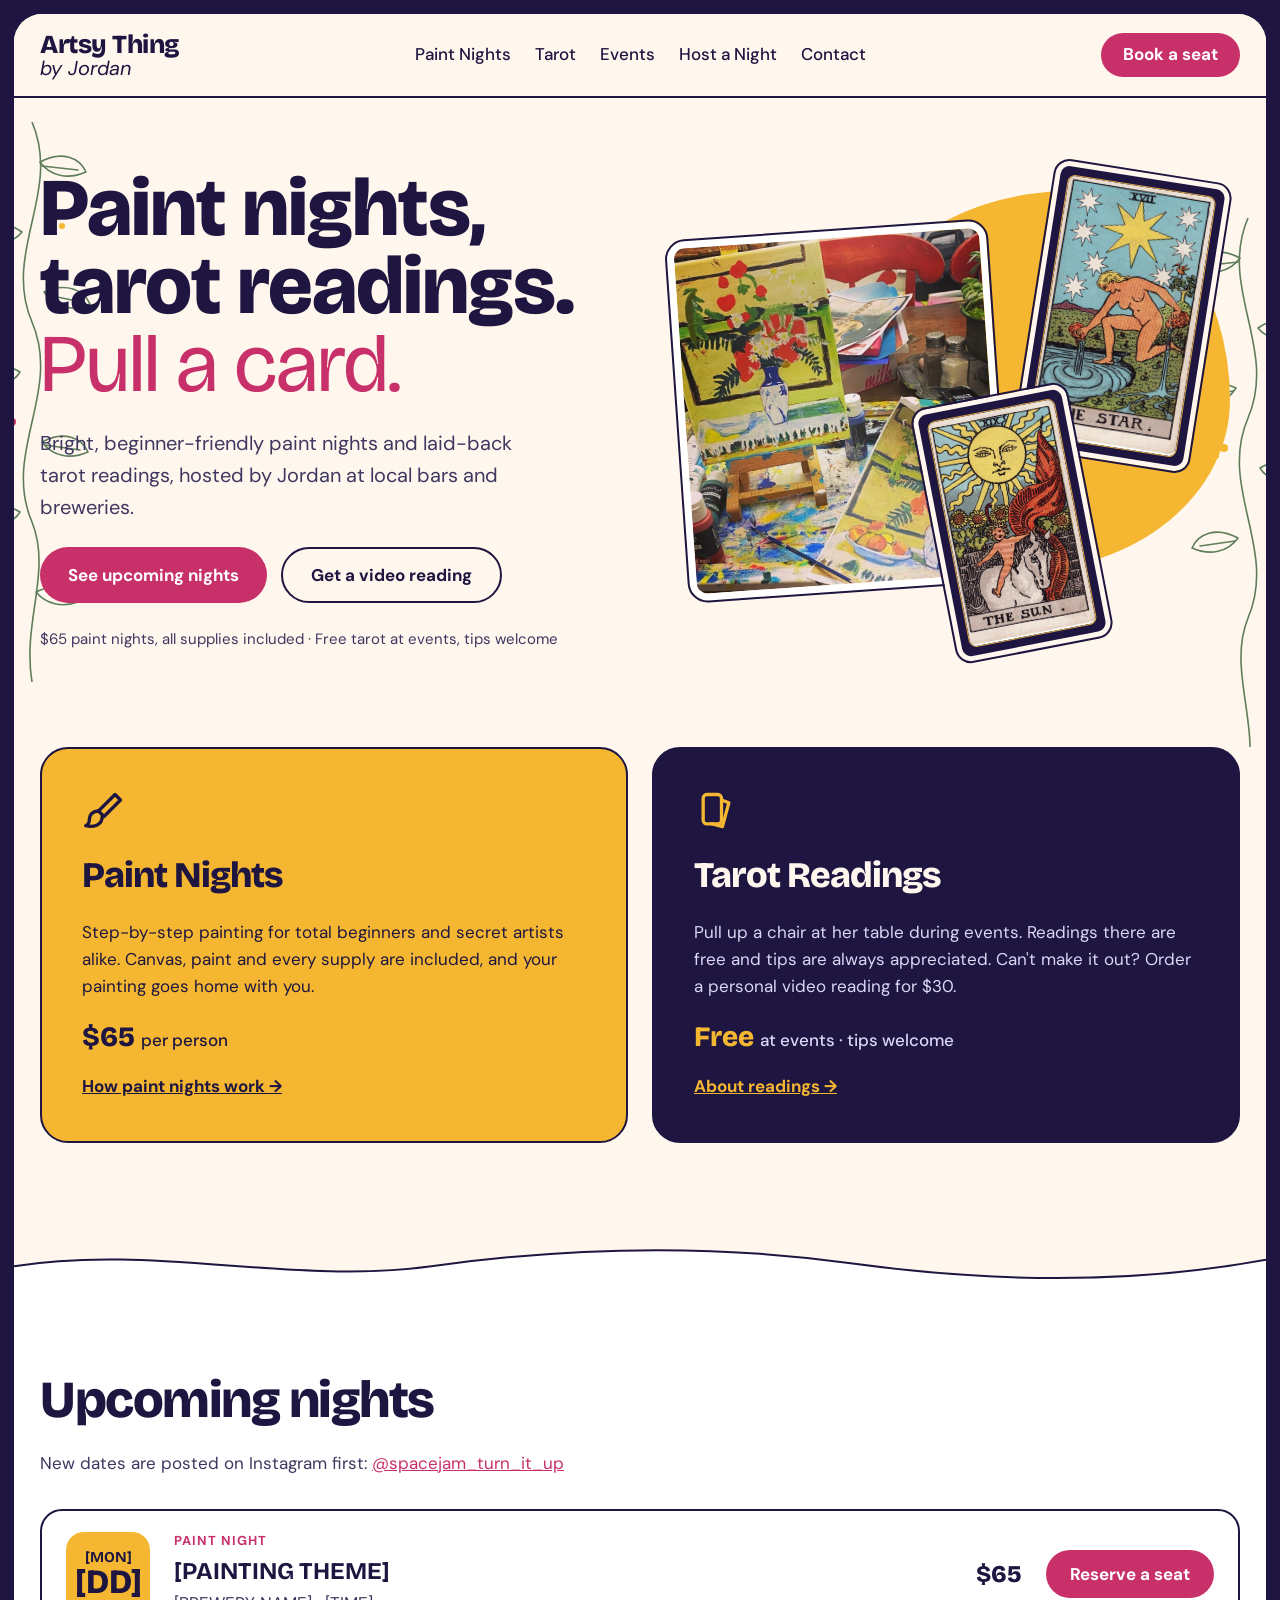
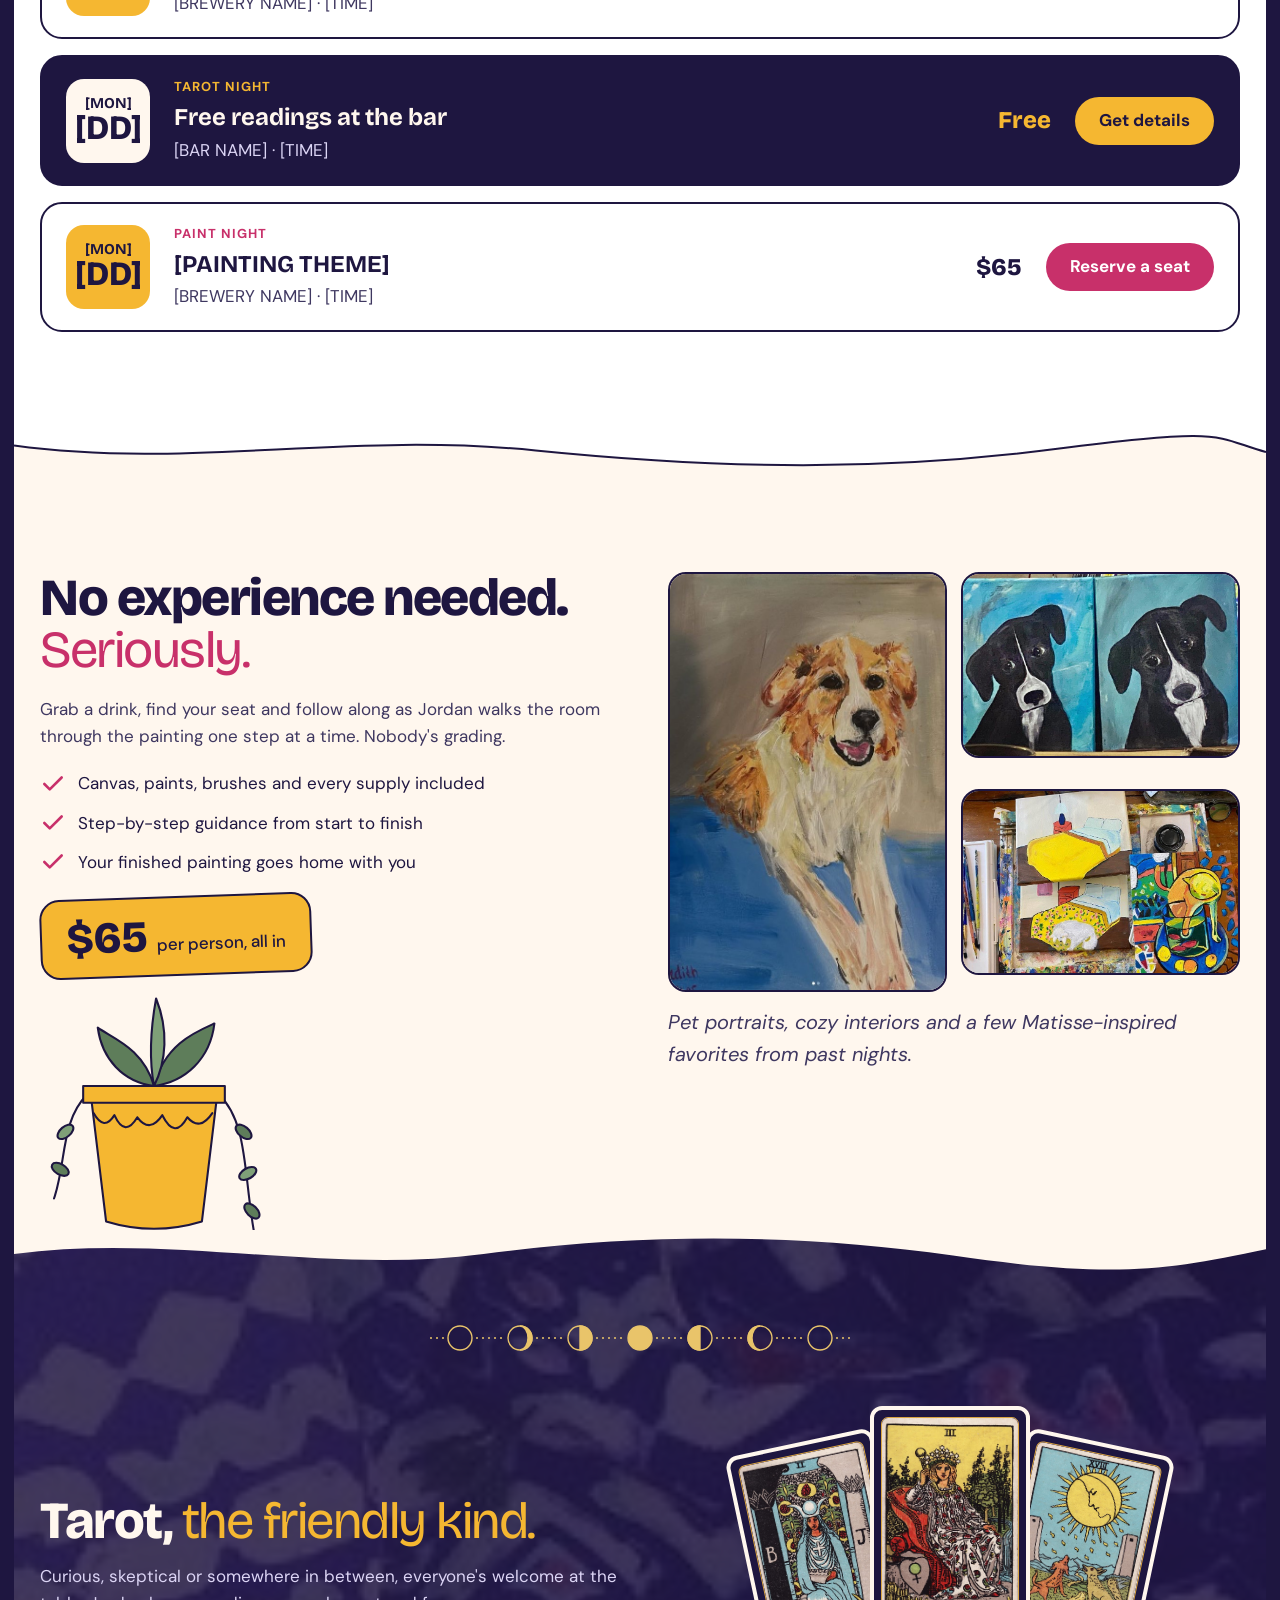
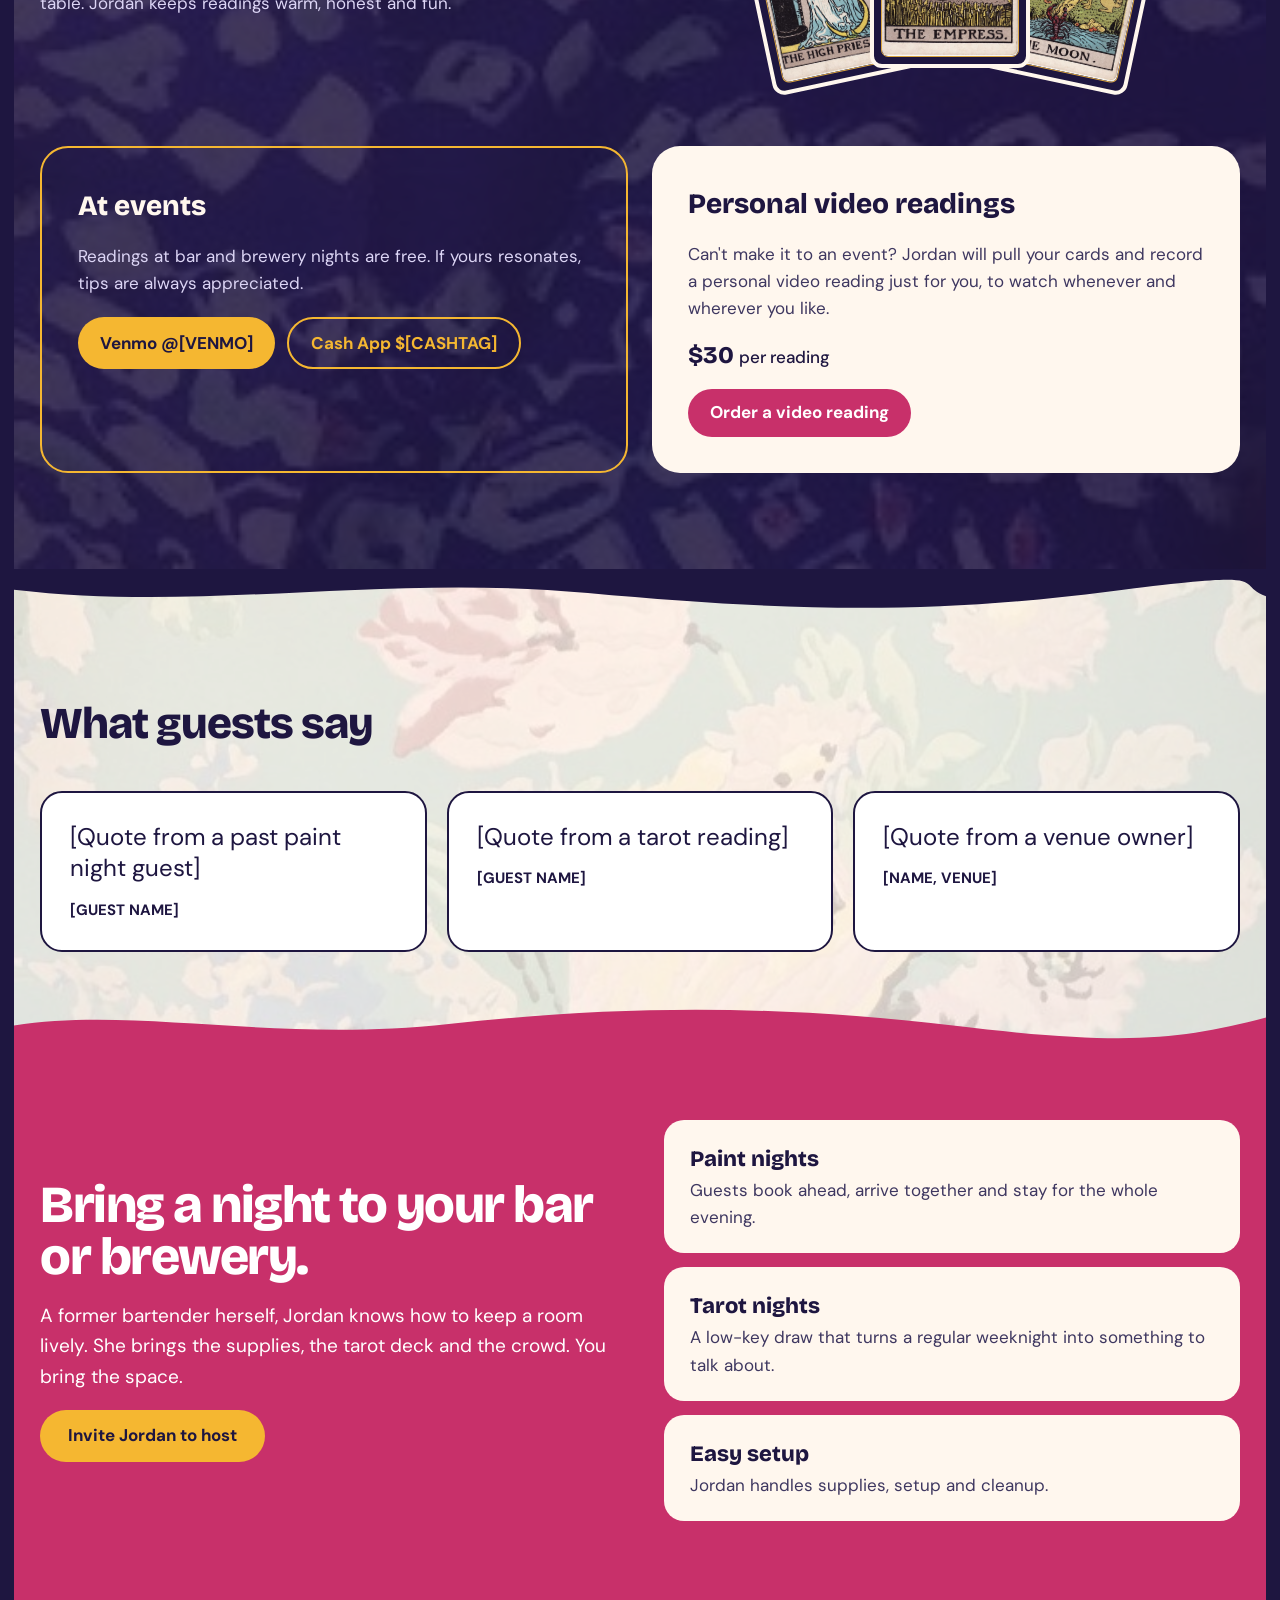
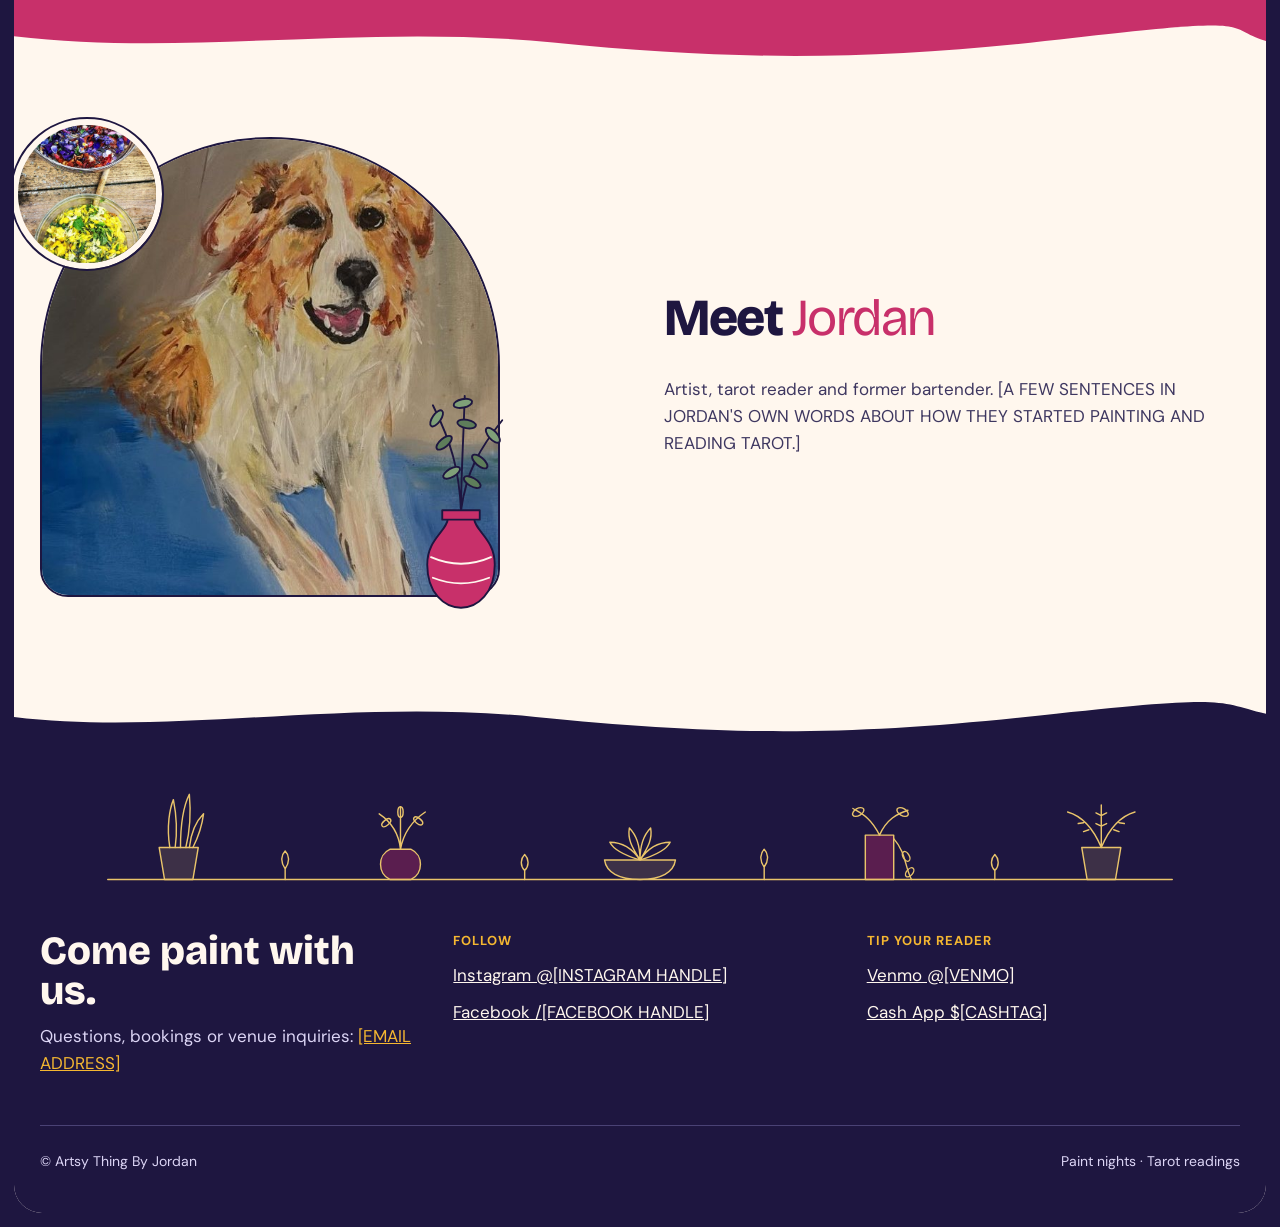
<file: TarotTestWebsite/index.html>
<!doctype html>
<html lang="en">
<head>
<meta charset="utf-8">
<meta name="viewport" content="width=device-width, initial-scale=1">
<title>Artsy Thing By Jordan | Paint nights and tarot readings</title>
<link rel="stylesheet" href="https://fonts.googleapis.com/css2?family=Bricolage+Grotesque:wght@500;700;800&amp;family=DM+Sans:wght@400;500;700&amp;display=swap">
<style>
html{scroll-behavior:smooth}

body{margin:0}
a{color:#C8306A}a:hover{color:#1E1640}
.bg-batik{background-image:url(images/texture-batik.jpg);background-size:cover;background-position:center}
.bg-floral{background-image:url(images/texture-floral.jpg);background-size:cover;background-position:center}
</style>
</head>
<body>
<div style="background: #1E1640; padding: 14px">
<div style="font-family: 'DM Sans', system-ui, sans-serif; color: #1E1640; background: #FFF7EE; font-size: 17px; line-height: 1.6; border-radius: 28px; overflow: hidden">

<header style="padding: 18px 24px; border-bottom: 2px solid #1E1640; background: #FFF7EE">
<div style="max-width: 1200px; margin: 0 auto; display: flex; flex-wrap: wrap; align-items: center; justify-content: space-between; gap: 16px">
<a href="#top" style="text-decoration: none; color: #1E1640; display: flex; flex-direction: column; line-height: 1">
<span style="font-family: 'Bricolage Grotesque', 'Trebuchet MS', sans-serif; font-weight: 800; font-size: 26px; letter-spacing: -0.5px">Artsy Thing</span>
<span style="font-style: italic; font-size: 20px">by Jordan</span>
</a>
<nav style="display: flex; flex-wrap: wrap; gap: 24px; font-weight: 500">
<a href="#paint" style="color: #1E1640; text-decoration: none">Paint Nights</a>
<a href="#tarot" style="color: #1E1640; text-decoration: none">Tarot</a>
<a href="#events" style="color: #1E1640; text-decoration: none">Events</a>
<a href="#host" style="color: #1E1640; text-decoration: none">Host a Night</a>
<a href="#contact" style="color: #1E1640; text-decoration: none">Contact</a>
</nav>
<a href="#events" style="display: inline-flex; align-items: center; min-height: 44px; padding: 0 22px; border-radius: 999px; background: #C8306A; color: #FFFFFF; text-decoration: none; font-weight: 700">Book a seat</a>
</div>
</header>

<section id="top" style="padding: 72px 24px 96px; overflow: hidden; position: relative">
<svg aria-hidden="true" width="110" height="560" viewBox="0 0 110 560" fill="none" stroke="#5E7D5A" stroke-width="1.6" stroke-linecap="round" stroke-linejoin="round" style="position: absolute; left: -22px; top: 24px">
<path d="M40 0C70 70 10 130 40 200C70 270 10 330 40 400C60 450 30 500 40 560"></path>
<path d="M48 40C70 28 88 36 94 50C76 58 58 54 48 40Z"></path><path d="M50 44L86 48"></path>
<path d="M30 110C10 96-6 102-10 116C8 124 22 120 30 110Z"></path>
<path d="M52 170C74 160 92 168 98 182C80 190 62 186 52 170Z"></path><path d="M55 173L90 180"></path>
<path d="M28 250C8 238-6 244-8 258C10 264 22 260 28 250Z"></path>
<path d="M50 320C72 308 90 316 96 330C78 338 60 334 50 320Z"></path><path d="M53 323L88 328"></path>
<path d="M28 390C8 378-6 384-8 398C10 404 22 400 28 390Z"></path>
<path d="M44 470C64 460 80 468 86 480C70 486 54 482 44 470Z"></path>
<circle cx="62" cy="96" r="4" fill="#F5B731" stroke="none"></circle><circle cx="70" cy="104" r="3" fill="#F5B731" stroke="none"></circle><circle cx="20" cy="300" r="4" fill="#C8306A" stroke="none"></circle><circle cx="14" cy="310" r="3" fill="#C8306A" stroke="none"></circle>
</svg>
<svg aria-hidden="true" width="110" height="560" viewBox="0 0 110 560" fill="none" stroke="#5E7D5A" stroke-width="1.6" stroke-linecap="round" stroke-linejoin="round" style="position: absolute; right: -22px; top: 120px; transform: scale(-1, 1)">
<path d="M40 0C70 70 10 130 40 200C70 270 10 330 40 400C60 450 30 500 40 560"></path>
<path d="M48 40C70 28 88 36 94 50C76 58 58 54 48 40Z"></path><path d="M50 44L86 48"></path>
<path d="M30 110C10 96-6 102-10 116C8 124 22 120 30 110Z"></path>
<path d="M52 170C74 160 92 168 98 182C80 190 62 186 52 170Z"></path><path d="M55 173L90 180"></path>
<path d="M28 250C8 238-6 244-8 258C10 264 22 260 28 250Z"></path>
<path d="M50 320C72 308 90 316 96 330C78 338 60 334 50 320Z"></path><path d="M53 323L88 328"></path>
<circle cx="64" cy="230" r="4" fill="#F5B731" stroke="none"></circle><circle cx="72" cy="238" r="3" fill="#F5B731" stroke="none"></circle>
</svg>
<div style="position: relative; max-width: 1200px; margin: 0 auto; display: grid; grid-template-columns: repeat(auto-fit, minmax(320px, 1fr)); gap: 56px; align-items: center">
<div style="display: flex; flex-direction: column; gap: 24px">
<h1 style="margin: 0; font-family: 'Bricolage Grotesque', 'Trebuchet MS', sans-serif; font-weight: 800; font-size: clamp(48px, 6.4vw, 96px); line-height: 0.95; letter-spacing: -1px">Paint nights, tarot readings. <span style="font-weight: 400; color: #C8306A">Pull a card.</span></h1>
<p style="margin: 0; font-size: 20px; max-width: 520px; color: #3E3760">Bright, beginner-friendly paint nights and laid-back tarot readings, hosted by Jordan at local bars and breweries.</p>
<div style="display: flex; flex-wrap: wrap; gap: 14px">
<a href="#events" style="display: inline-flex; align-items: center; min-height: 52px; padding: 0 28px; border-radius: 999px; background: #C8306A; color: #FFFFFF; text-decoration: none; font-weight: 700">See upcoming nights</a>
<a href="#tarot" style="display: inline-flex; align-items: center; min-height: 52px; padding: 0 28px; border-radius: 999px; border: 2px solid #1E1640; color: #1E1640; text-decoration: none; font-weight: 700">Get a video reading</a>
</div>
<p style="margin: 0; font-size: 15px; color: #3E3760">$65 paint nights, all supplies included · Free tarot at events, tips welcome</p>
</div>
<div style="position: relative; height: 480px">
<div style="position: absolute; top: 20px; right: 10px; width: 380px; height: 380px; background: #F5B731; border-radius: 58% 42% 55% 45% / 45% 55% 45% 55%"></div>
<img src="images/art-vase-easel.jpg" alt="Jordan's bright flower-vase painting on a tabletop easel beside its reference print" style="position: absolute; top: 60px; left: 10px; width: 320px; height: 360px; transform: rotate(-4deg); object-fit: cover; border: 7px solid #FFFFFF; outline: 2px solid #1E1640; border-radius: 18px; box-sizing: border-box">
<div style="position: absolute; top: 0; right: 30px; width: 176px; height: 290px; transform: rotate(9deg); background: #1E1640; border: 5px solid #FFF7EE; outline: 2px solid #1E1640; border-radius: 14px; padding: 8px; box-sizing: border-box">
<div style="height: 100%; box-sizing: border-box; border: 1px solid #D9A441; border-radius: 8px; overflow: hidden">
<img src="images/RWS_Tarot_17_Star.jpg" alt="The Star tarot card" style="display: block; width: 100%; height: 100%; object-fit: cover">
</div>
</div>
<div style="position: absolute; bottom: 0; right: 150px; width: 156px; height: 256px; transform: rotate(-11deg); background: #1E1640; border: 5px solid #FFF7EE; outline: 2px solid #1E1640; border-radius: 14px; padding: 8px; box-sizing: border-box">
<div style="height: 100%; box-sizing: border-box; border: 1px solid #D9A441; border-radius: 8px; overflow: hidden">
<img src="images/RWS_Tarot_19_Sun.jpg" alt="The Sun tarot card" style="display: block; width: 100%; height: 100%; object-fit: cover">
</div>
</div>
</div>
</div>
</section>

<section style="padding: 0 24px 96px">
<div style="max-width: 1200px; margin: 0 auto; display: grid; grid-template-columns: repeat(auto-fit, minmax(300px, 1fr)); gap: 24px">
<div style="background: #F5B731; border: 2px solid #1E1640; border-radius: 28px; padding: 40px; display: flex; flex-direction: column; gap: 14px">
<svg aria-hidden="true" width="44" height="44" viewBox="0 0 24 24" fill="none" stroke="#1E1640" stroke-width="1.8" stroke-linecap="round" stroke-linejoin="round"><path d="M18 3l3 3-9 9-3-3z"></path><path d="M9 12c-3 0-5 2-5 5 0 1.5-1 2.5-2 3 4 1 9 0 9-5"></path></svg>
<h2 style="margin: 0; font-family: 'Bricolage Grotesque', 'Trebuchet MS', sans-serif; font-weight: 800; font-size: 36px; letter-spacing: -1px">Paint Nights</h2>
<p style="margin: 0">Step-by-step painting for total beginners and secret artists alike. Canvas, paint and every supply are included, and your painting goes home with you.</p>
<p style="margin: 0; font-family: 'Bricolage Grotesque', 'Trebuchet MS', sans-serif; font-weight: 800; font-size: 28px">$65 <span style="font-family: 'DM Sans', sans-serif; font-weight: 500; font-size: 17px">per person</span></p>
<a href="#paint" style="color: #1E1640; font-weight: 700">How paint nights work →</a>
</div>
<div style="background: #1E1640; color: #FFF7EE; border: 2px solid #1E1640; border-radius: 28px; padding: 40px; display: flex; flex-direction: column; gap: 14px">
<svg aria-hidden="true" width="44" height="44" viewBox="0 0 24 24" fill="none" stroke="#F5B731" stroke-width="1.8" stroke-linecap="round" stroke-linejoin="round"><rect x="5" y="3" width="10" height="16" rx="2"></rect><path d="M15 6l4 1.5-3.5 13-6-1.6"></path></svg>
<h2 style="margin: 0; font-family: 'Bricolage Grotesque', 'Trebuchet MS', sans-serif; font-weight: 800; font-size: 36px; letter-spacing: -1px">Tarot Readings</h2>
<p style="margin: 0; color: #DCD5F5">Pull up a chair at her table during events. Readings there are free and tips are always appreciated. Can't make it out? Order a personal video reading for $30.</p>
<p style="margin: 0; font-family: 'Bricolage Grotesque', 'Trebuchet MS', sans-serif; font-weight: 800; font-size: 28px; color: #F5B731">Free <span style="font-family: 'DM Sans', sans-serif; font-weight: 500; font-size: 17px; color: #DCD5F5">at events · tips welcome</span></p>
<a href="#tarot" style="color: #F5B731; font-weight: 700">About readings →</a>
</div>
</div>
</section>

<div aria-hidden="true" style="background: #FFF7EE; line-height: 0"><svg viewBox="0 0 1440 60" preserveAspectRatio="none" style="display: block; width: 100%; height: 48px"><path d="M0 34C160 6 320 58 480 34S800 6 960 30S1280 58 1440 26V60H0Z" fill="#FFFFFF"></path><path d="M0 34C160 6 320 58 480 34S800 6 960 30S1280 58 1440 26" fill="none" stroke="#1E1640" stroke-width="2" vector-effect="non-scaling-stroke"></path></svg></div>
<section id="events" style="padding: 72px 24px 96px; background: #FFFFFF">
<div style="max-width: 1200px; margin: 0 auto; display: flex; flex-direction: column; gap: 32px">
<div style="display: flex; flex-wrap: wrap; justify-content: space-between; align-items: flex-end; gap: 16px">
<div>
<h2 style="margin: 0; font-family: 'Bricolage Grotesque', 'Trebuchet MS', sans-serif; font-weight: 800; font-size: 52px; letter-spacing: -1.5px">Upcoming nights</h2>
<p style="margin: 8px 0 0; color: #3E3760">New dates are posted on Instagram first: <a href="https://www.instagram.com/spacejam_turn_it_up">@spacejam_turn_it_up</a></p>
</div>
</div>
<div style="display: flex; flex-direction: column; gap: 16px">
<div style="display: flex; flex-wrap: wrap; align-items: center; gap: 24px; border: 2px solid #1E1640; border-radius: 22px; padding: 20px 24px">
<div style="width: 84px; height: 84px; border-radius: 18px; background: #F5B731; box-sizing: border-box; padding: 10px; display: flex; flex-direction: column; align-items: center; justify-content: center; line-height: 1; font-family: 'Bricolage Grotesque', sans-serif"><span style="font-size: 15px; font-weight: 700">[MON]</span><span style="font-size: 34px; font-weight: 800">[DD]</span></div>
<div style="flex-grow: 1; min-width: 220px">
<div style="font-size: 13px; font-weight: 700; letter-spacing: 1px; text-transform: uppercase; color: #C8306A">Paint Night</div>
<div style="font-family: 'Bricolage Grotesque', sans-serif; font-weight: 700; font-size: 24px">[PAINTING THEME]</div>
<div style="color: #3E3760">[BREWERY NAME] · [TIME]</div>
</div>
<div style="font-family: 'Bricolage Grotesque', sans-serif; font-weight: 800; font-size: 24px">$65</div>
<a href="#contact" style="display: inline-flex; align-items: center; min-height: 48px; padding: 0 24px; border-radius: 999px; background: #C8306A; color: #FFFFFF; text-decoration: none; font-weight: 700">Reserve a seat</a>
</div>
<div style="display: flex; flex-wrap: wrap; align-items: center; gap: 24px; border: 2px solid #1E1640; border-radius: 22px; padding: 20px 24px; background: #1E1640; color: #FFF7EE">
<div style="width: 84px; height: 84px; border-radius: 18px; background: #FFF7EE; color: #1E1640; box-sizing: border-box; padding: 10px; display: flex; flex-direction: column; align-items: center; justify-content: center; line-height: 1; font-family: 'Bricolage Grotesque', sans-serif"><span style="font-size: 15px; font-weight: 700">[MON]</span><span style="font-size: 34px; font-weight: 800">[DD]</span></div>
<div style="flex-grow: 1; min-width: 220px">
<div style="font-size: 13px; font-weight: 700; letter-spacing: 1px; text-transform: uppercase; color: #F5B731">Tarot Night</div>
<div style="font-family: 'Bricolage Grotesque', sans-serif; font-weight: 700; font-size: 24px">Free readings at the bar</div>
<div style="color: #DCD5F5">[BAR NAME] · [TIME]</div>
</div>
<div style="font-family: 'Bricolage Grotesque', sans-serif; font-weight: 800; font-size: 24px; color: #F5B731">Free</div>
<a href="#tarot" style="display: inline-flex; align-items: center; min-height: 48px; padding: 0 24px; border-radius: 999px; background: #F5B731; color: #1E1640; text-decoration: none; font-weight: 700">Get details</a>
</div>
<div style="display: flex; flex-wrap: wrap; align-items: center; gap: 24px; border: 2px solid #1E1640; border-radius: 22px; padding: 20px 24px">
<div style="width: 84px; height: 84px; border-radius: 18px; background: #F5B731; box-sizing: border-box; padding: 10px; display: flex; flex-direction: column; align-items: center; justify-content: center; line-height: 1; font-family: 'Bricolage Grotesque', sans-serif"><span style="font-size: 15px; font-weight: 700">[MON]</span><span style="font-size: 34px; font-weight: 800">[DD]</span></div>
<div style="flex-grow: 1; min-width: 220px">
<div style="font-size: 13px; font-weight: 700; letter-spacing: 1px; text-transform: uppercase; color: #C8306A">Paint Night</div>
<div style="font-family: 'Bricolage Grotesque', sans-serif; font-weight: 700; font-size: 24px">[PAINTING THEME]</div>
<div style="color: #3E3760">[BREWERY NAME] · [TIME]</div>
</div>
<div style="font-family: 'Bricolage Grotesque', sans-serif; font-weight: 800; font-size: 24px">$65</div>
<a href="#contact" style="display: inline-flex; align-items: center; min-height: 48px; padding: 0 24px; border-radius: 999px; background: #C8306A; color: #FFFFFF; text-decoration: none; font-weight: 700">Reserve a seat</a>
</div>
</div>
</div>
</section>

<div aria-hidden="true" style="background: #FFFFFF; line-height: 0"><svg viewBox="0 0 1440 60" preserveAspectRatio="none" style="display: block; width: 100%; height: 48px"><path d="M0 22C200 52 380 4 600 28S1000 54 1200 26S1380 12 1440 30V60H0Z" fill="#FFF7EE"></path><path d="M0 22C200 52 380 4 600 28S1000 54 1200 26S1380 12 1440 30" fill="none" stroke="#1E1640" stroke-width="2" vector-effect="non-scaling-stroke"></path></svg></div>
<section id="paint" style="padding: 96px 24px 160px; position: relative; overflow: hidden">
<svg aria-hidden="true" width="230" height="250" viewBox="0 0 220 240" fill="none" stroke="#1E1640" stroke-width="2" stroke-linecap="round" stroke-linejoin="round" style="position: absolute; left: 2%; bottom: -6px">
<path d="M110 96C100 60 70 50 56 40C60 70 80 92 110 96Z" fill="#5E7D5A"></path>
<path d="M110 96C120 56 150 44 168 36C164 70 140 92 110 96Z" fill="#5E7D5A"></path>
<path d="M110 96C104 64 108 34 112 12C124 42 122 72 110 96Z" fill="#7FA078"></path>
<path d="M172 104C200 130 196 180 206 236M46 104C20 130 26 170 14 204"></path>
<ellipse cx="196" cy="140" rx="9" ry="5" transform="rotate(40 196 140)" fill="#5E7D5A"></ellipse>
<ellipse cx="200" cy="180" rx="9" ry="5" transform="rotate(-30 200 180)" fill="#7FA078"></ellipse>
<ellipse cx="204" cy="216" rx="9" ry="5" transform="rotate(45 204 216)" fill="#5E7D5A"></ellipse>
<ellipse cx="25" cy="140" rx="9" ry="5" transform="rotate(-40 25 140)" fill="#7FA078"></ellipse>
<ellipse cx="20" cy="176" rx="9" ry="5" transform="rotate(30 20 176)" fill="#5E7D5A"></ellipse>
<path d="M50 110H170L156 226Q110 240 64 226Z" fill="#F5B731"></path>
<path d="M42 96H178V112H42Z" fill="#F5B731"></path>
<path d="M52 122Q62 140 72 124Q82 146 94 126Q106 142 118 124Q130 148 142 126Q154 140 166 122" fill="none"></path>
</svg>
<div style="max-width: 1200px; margin: 0 auto; display: grid; grid-template-columns: repeat(auto-fit, minmax(320px, 1fr)); gap: 56px; align-items: start">
<div style="display: flex; flex-direction: column; gap: 20px">
<h2 style="margin: 0; font-family: 'Bricolage Grotesque', 'Trebuchet MS', sans-serif; font-weight: 800; font-size: 52px; line-height: 1; letter-spacing: -1.5px">No experience needed. <span style="font-weight: 400; color: #C8306A">Seriously.</span></h2>
<p style="margin: 0; color: #3E3760">Grab a drink, find your seat and follow along as Jordan walks the room through the painting one step at a time. Nobody's grading.</p>
<div style="display: flex; flex-direction: column; gap: 12px">
<div style="display: flex; gap: 12px; align-items: center"><svg aria-hidden="true" width="26" height="26" viewBox="0 0 24 24" fill="none" stroke="#C8306A" stroke-width="2.4" stroke-linecap="round" stroke-linejoin="round"><path d="M4 12l5 5L20 6"></path></svg><span>Canvas, paints, brushes and every supply included</span></div>
<div style="display: flex; gap: 12px; align-items: center"><svg aria-hidden="true" width="26" height="26" viewBox="0 0 24 24" fill="none" stroke="#C8306A" stroke-width="2.4" stroke-linecap="round" stroke-linejoin="round"><path d="M4 12l5 5L20 6"></path></svg><span>Step-by-step guidance from start to finish</span></div>
<div style="display: flex; gap: 12px; align-items: center"><svg aria-hidden="true" width="26" height="26" viewBox="0 0 24 24" fill="none" stroke="#C8306A" stroke-width="2.4" stroke-linecap="round" stroke-linejoin="round"><path d="M4 12l5 5L20 6"></path></svg><span>Your finished painting goes home with you</span></div>
</div>
<div style="align-self: flex-start; display: flex; align-items: baseline; gap: 10px; padding: 16px 24px; background: #F5B731; border: 2px solid #1E1640; border-radius: 20px; transform: rotate(-2deg)">
<span style="font-family: 'Bricolage Grotesque', sans-serif; font-weight: 800; font-size: 44px; line-height: 1">$65</span><span style="font-weight: 500">per person, all in</span>
</div>
</div>
<div style="display: grid; grid-template-columns: repeat(2, minmax(0, 1fr)); gap: 14px">
<img src="images/art-dog-gold.jpg" alt="Painting of a happy golden and white dog walking on blue" style="grid-row: span 2; width: 100%; height: 100%; min-height: 420px; object-fit: cover; border: 2px solid #1E1640; border-radius: 18px; box-sizing: border-box">
<img src="images/art-dogs.jpg" alt="Two matching paintings of a black and white puppy on turquoise" style="width: 100%; aspect-ratio: 3 / 2; object-fit: cover; border: 2px solid #1E1640; border-radius: 18px; box-sizing: border-box">
<img src="images/art-bed-cat.jpg" alt="Paintings of a bright yellow bed and a Matisse-inspired cat with a fishbowl" style="width: 100%; aspect-ratio: 3 / 2; object-fit: cover; border: 2px solid #1E1640; border-radius: 18px; box-sizing: border-box">
<p style="grid-column: span 2; margin: 0; font-style: italic; font-size: 20px; color: #3E3760">Pet portraits, cozy interiors and a few Matisse-inspired favorites from past nights.</p>
</div>
</div>
</section>

<section id="tarot" class="bg-batik" style="padding: 88px 24px 96px; background-color: #1E1640; color: #FFF7EE; position: relative; overflow: hidden">
<div aria-hidden="true" style="position: absolute; inset: 0; background: rgba(30, 22, 64, 0.84)"></div>
<svg aria-hidden="true" viewBox="0 0 1440 60" preserveAspectRatio="none" style="position: absolute; top: 0; left: 0; display: block; width: 100%; height: 48px"><path d="M0 30C180 4 360 56 540 30S900 4 1080 32S1320 52 1440 24V0H0Z" fill="#FFF7EE"></path></svg>
<div aria-hidden="true" style="position: relative; display: flex; justify-content: center; margin-bottom: 48px">
<svg width="420" height="40" viewBox="0 0 420 40" fill="none" stroke="#E9C46A" stroke-width="1.4" style="max-width: 100%"><circle cx="30" cy="20" r="12"></circle><circle cx="90" cy="20" r="12"></circle><path d="M90 8A12 12 0 0 1 90 32A8 12 0 0 0 90 8Z" fill="#E9C46A"></path><circle cx="150" cy="20" r="12"></circle><path d="M150 8A12 12 0 0 1 150 32Z" fill="#E9C46A"></path><circle cx="210" cy="20" r="12" fill="#E9C46A"></circle><circle cx="270" cy="20" r="12"></circle><path d="M270 8A12 12 0 0 0 270 32Z" fill="#E9C46A"></path><circle cx="330" cy="20" r="12"></circle><path d="M330 8A12 12 0 0 0 330 32A8 12 0 0 1 330 8Z" fill="#E9C46A"></path><circle cx="390" cy="20" r="12"></circle><path d="M0 20H14M46 20H74M106 20H134M166 20H194M226 20H254M286 20H314M346 20H374M406 20H420" stroke-dasharray="2 4"></path></svg>
</div>
<div style="max-width: 1200px; margin: 0 auto; display: flex; flex-direction: column; gap: 40px; position: relative">
<div style="display: grid; grid-template-columns: repeat(auto-fit, minmax(320px, 1fr)); gap: 40px; align-items: center">
<div style="max-width: 600px; display: flex; flex-direction: column; gap: 16px">
<h2 style="margin: 0; font-family: 'Bricolage Grotesque', 'Trebuchet MS', sans-serif; font-weight: 800; font-size: 52px; line-height: 1; letter-spacing: -1.5px">Tarot, <span style="font-weight: 400; color: #F5B731">the friendly kind.</span></h2>
<p style="margin: 0; color: #DCD5F5">Curious, skeptical or somewhere in between, everyone's welcome at the table. Jordan keeps readings warm, honest and fun.</p>
</div>
<div aria-hidden="true" style="position: relative; height: 300px; max-width: 460px; width: 100%; justify-self: center">
<div style="position: absolute; left: 6%; top: 34px; width: 150px; height: 244px; transform: rotate(-12deg); background: #1E1640; border: 4px solid #FFF7EE; border-radius: 12px; padding: 7px; box-sizing: border-box">
<div style="height: 100%; box-sizing: border-box; border: 1px solid #D9A441; border-radius: 7px; overflow: hidden">
<img src="images/RWS_Tarot_02_High_Priestess.jpg" alt="The High Priestess tarot card" style="display: block; width: 100%; height: 100%; object-fit: cover">
</div>
</div>
<div style="position: absolute; right: 6%; top: 34px; width: 150px; height: 244px; transform: rotate(12deg); background: #1E1640; border: 4px solid #FFF7EE; border-radius: 12px; padding: 7px; box-sizing: border-box">
<div style="height: 100%; box-sizing: border-box; border: 1px solid #D9A441; border-radius: 7px; overflow: hidden">
<img src="images/RWS_Tarot_18_Moon.jpg" alt="The Moon tarot card" style="display: block; width: 100%; height: 100%; object-fit: cover">
</div>
</div>
<div style="position: absolute; left: 50%; top: 0; margin-left: -80px; width: 160px; height: 262px; background: #1E1640; border: 4px solid #FFF7EE; border-radius: 12px; padding: 7px; box-sizing: border-box">
<div style="height: 100%; box-sizing: border-box; border: 1px solid #D9A441; border-radius: 7px; overflow: hidden">
<img src="images/RWS_Tarot_03_Empress.jpg" alt="The Empress tarot card" style="display: block; width: 100%; height: 100%; object-fit: cover">
</div>
</div>
</div>
</div>
<div style="display: grid; grid-template-columns: repeat(auto-fit, minmax(300px, 1fr)); gap: 24px">
<div style="border: 2px solid #F5B731; border-radius: 28px; padding: 36px; display: flex; flex-direction: column; gap: 14px">
<h3 style="margin: 0; font-family: 'Bricolage Grotesque', sans-serif; font-weight: 800; font-size: 28px">At events</h3>
<p style="margin: 0; color: #DCD5F5">Readings at bar and brewery nights are free. If yours resonates, tips are always appreciated.</p>
<div style="display: flex; flex-wrap: wrap; gap: 12px; margin-top: 6px">
<a href="#contact" style="display: inline-flex; align-items: center; min-height: 48px; padding: 0 22px; border-radius: 999px; background: #F5B731; color: #1E1640; text-decoration: none; font-weight: 700">Venmo @[VENMO]</a>
<a href="#contact" style="display: inline-flex; align-items: center; min-height: 48px; padding: 0 22px; border-radius: 999px; border: 2px solid #F5B731; color: #F5B731; text-decoration: none; font-weight: 700">Cash App $[CASHTAG]</a>
</div>
</div>
<div style="background: #FFF7EE; color: #1E1640; border-radius: 28px; padding: 36px; display: flex; flex-direction: column; gap: 14px">
<h3 style="margin: 0; font-family: 'Bricolage Grotesque', sans-serif; font-weight: 800; font-size: 28px">Personal video readings</h3>
<p style="margin: 0; color: #3E3760">Can't make it to an event? Jordan will pull your cards and record a personal video reading just for you, to watch whenever and wherever you like.</p>
<p style="margin: 0; font-family: 'Bricolage Grotesque', sans-serif; font-weight: 800; font-size: 24px">$30 <span style="font-family: 'DM Sans', sans-serif; font-weight: 500; font-size: 17px">per reading</span></p>
<a href="#contact" style="align-self: flex-start; display: inline-flex; align-items: center; min-height: 48px; padding: 0 22px; border-radius: 999px; background: #C8306A; color: #FFFFFF; text-decoration: none; font-weight: 700">Order a video reading</a>
</div>
</div>
</div>
</section>

<section class="bg-floral" style="padding: 120px 24px 96px; position: relative; background-color: #FFF7EE">
<div aria-hidden="true" style="position: absolute; inset: 0; background: rgba(255, 247, 238, 0.72)"></div>
<svg aria-hidden="true" viewBox="0 0 1440 60" preserveAspectRatio="none" style="position: absolute; top: 0; left: 0; display: block; width: 100%; height: 48px"><path d="M0 26C220 54 420 6 660 30S1060 56 1260 28S1400 18 1440 34V0H0Z" fill="#1E1640"></path></svg>
<div style="position: relative; max-width: 1200px; margin: 0 auto; display: flex; flex-direction: column; gap: 32px">
<h2 style="margin: 0; font-family: 'Bricolage Grotesque', 'Trebuchet MS', sans-serif; font-weight: 800; font-size: 44px; letter-spacing: -1px">What guests say</h2>
<div style="display: grid; grid-template-columns: repeat(auto-fit, minmax(260px, 1fr)); gap: 20px">
<figure style="margin: 0; background: #FFFFFF; border: 2px solid #1E1640; border-radius: 22px; padding: 28px; display: flex; flex-direction: column; gap: 14px">
<blockquote style="margin: 0; font-size: 24px; line-height: 1.3">[Quote from a past paint night guest]</blockquote>
<figcaption style="font-weight: 700; font-size: 15px">[GUEST NAME]</figcaption>
</figure>
<figure style="margin: 0; background: #FFFFFF; border: 2px solid #1E1640; border-radius: 22px; padding: 28px; display: flex; flex-direction: column; gap: 14px">
<blockquote style="margin: 0; font-size: 24px; line-height: 1.3">[Quote from a tarot reading]</blockquote>
<figcaption style="font-weight: 700; font-size: 15px">[GUEST NAME]</figcaption>
</figure>
<figure style="margin: 0; background: #FFFFFF; border: 2px solid #1E1640; border-radius: 22px; padding: 28px; display: flex; flex-direction: column; gap: 14px">
<blockquote style="margin: 0; font-size: 24px; line-height: 1.3">[Quote from a venue owner]</blockquote>
<figcaption style="font-weight: 700; font-size: 15px">[NAME, VENUE]</figcaption>
</figure>
</div>
</div>
</section>

<div aria-hidden="true" style="line-height: 0; margin-top: -48px; position: relative"><svg viewBox="0 0 1440 60" preserveAspectRatio="none" style="display: block; width: 100%; height: 48px"><path d="M0 32C140 8 300 54 500 30S880 6 1080 32S1340 50 1440 22V60H0Z" fill="#C8306A"></path></svg></div>
<section id="host" style="padding: 72px 24px 96px; background: #C8306A; color: #FFFFFF">
<div style="max-width: 1200px; margin: 0 auto; display: grid; grid-template-columns: repeat(auto-fit, minmax(320px, 1fr)); gap: 48px; align-items: center">
<div style="display: flex; flex-direction: column; gap: 18px">
<h2 style="margin: 0; font-family: 'Bricolage Grotesque', 'Trebuchet MS', sans-serif; font-weight: 800; font-size: 52px; line-height: 1; letter-spacing: -1.5px">Bring a night to your bar or brewery.</h2>
<p style="margin: 0; font-size: 19px">A former bartender herself, Jordan knows how to keep a room lively. She brings the supplies, the tarot deck and the crowd. You bring the space.</p>
<a href="#contact" style="align-self: flex-start; display: inline-flex; align-items: center; min-height: 52px; padding: 0 28px; border-radius: 999px; background: #F5B731; color: #1E1640; text-decoration: none; font-weight: 700">Invite Jordan to host</a>
</div>
<div style="display: flex; flex-direction: column; gap: 14px">
<div style="background: #FFF7EE; color: #1E1640; border-radius: 20px; padding: 22px 26px"><div style="font-family: 'Bricolage Grotesque', sans-serif; font-weight: 800; font-size: 22px">Paint nights</div><div style="color: #3E3760">Guests book ahead, arrive together and stay for the whole evening.</div></div>
<div style="background: #FFF7EE; color: #1E1640; border-radius: 20px; padding: 22px 26px"><div style="font-family: 'Bricolage Grotesque', sans-serif; font-weight: 800; font-size: 22px">Tarot nights</div><div style="color: #3E3760">A low-key draw that turns a regular weeknight into something to talk about.</div></div>
<div style="background: #FFF7EE; color: #1E1640; border-radius: 20px; padding: 22px 26px"><div style="font-family: 'Bricolage Grotesque', sans-serif; font-weight: 800; font-size: 22px">Easy setup</div><div style="color: #3E3760">Jordan handles supplies, setup and cleanup.</div></div>
</div>
</div>
</section>

<div aria-hidden="true" style="background: #C8306A; line-height: 0"><svg viewBox="0 0 1440 60" preserveAspectRatio="none" style="display: block; width: 100%; height: 48px"><path d="M0 24C200 50 400 8 620 32S1000 54 1220 26S1390 14 1440 30V60H0Z" fill="#FFF7EE"></path></svg></div>
<section style="padding: 72px 24px 96px">
<div style="max-width: 1200px; margin: 0 auto; display: grid; grid-template-columns: repeat(auto-fit, minmax(300px, 1fr)); gap: 48px; align-items: center">
<div style="position: relative; max-width: 460px; width: 100%">
<img src="images/idea-flower-bowls.jpg" alt="Glass bowls filled with violet and yellow flower petals" style="position: absolute; left: -28px; top: -18px; z-index: 1; width: 150px; height: 150px; object-fit: cover; border-radius: 50%; border: 6px solid #FFF7EE; outline: 2px solid #1E1640; box-sizing: border-box">
<img src="images/art-dog-gold.jpg" alt="A gold-toned pet portrait painting, one of the host's pieces" style="display: block; width: 100%; aspect-ratio: 1 / 1; object-fit: cover; border: 2px solid #1E1640; border-radius: 50% 50% 28px 28px; box-sizing: border-box">
<svg aria-hidden="true" width="150" height="244" viewBox="0 0 160 260" fill="none" stroke="#1E1640" stroke-width="2" stroke-linecap="round" stroke-linejoin="round" style="position: absolute; right: -36px; bottom: -24px">
<path d="M80 142C78 100 70 70 50 30M80 142C86 100 100 76 124 46M80 142C80 110 82 80 84 20"></path>
<ellipse cx="62" cy="70" rx="10" ry="4.5" transform="rotate(-40 62 70)" fill="#5E7D5A"></ellipse>
<ellipse cx="54" cy="44" rx="10" ry="4.5" transform="rotate(-55 54 44)" fill="#7FA078"></ellipse>
<ellipse cx="70" cy="102" rx="10" ry="4.5" transform="rotate(-30 70 102)" fill="#7FA078"></ellipse>
<ellipse cx="100" cy="90" rx="10" ry="4.5" transform="rotate(40 100 90)" fill="#5E7D5A"></ellipse>
<ellipse cx="114" cy="62" rx="10" ry="4.5" transform="rotate(48 114 62)" fill="#7FA078"></ellipse>
<ellipse cx="92" cy="112" rx="10" ry="4.5" transform="rotate(30 92 112)" fill="#5E7D5A"></ellipse>
<ellipse cx="86" cy="50" rx="10" ry="4.5" transform="rotate(10 86 50)" fill="#5E7D5A"></ellipse>
<ellipse cx="82" cy="28" rx="10" ry="4.5" transform="rotate(-12 82 28)" fill="#7FA078"></ellipse>
<path d="M66 150C66 164 44 172 44 200C44 230 62 246 80 246C98 246 116 230 116 200C116 172 94 164 94 150Z" fill="#C8306A"></path>
<path d="M60 142H100V152H60Z" fill="#C8306A"></path>
<path d="M48 192Q80 206 112 192M50 214Q80 226 110 214" stroke="#FFF7EE"></path>
</svg>
</div>
<div style="display: flex; flex-direction: column; gap: 16px">
<h2 style="margin: 0; font-family: 'Bricolage Grotesque', 'Trebuchet MS', sans-serif; font-weight: 800; font-size: 52px; letter-spacing: -1.5px">Meet <span style="font-weight: 400; color: #C8306A">Jordan</span></h2>
<p style="margin: 0; color: #3E3760">Artist, tarot reader and former bartender. [A FEW SENTENCES IN JORDAN'S OWN WORDS ABOUT HOW THEY STARTED PAINTING AND READING TAROT.]</p>
</div>
</div>
</section>

<div aria-hidden="true" style="background: #FFF7EE; line-height: 0"><svg viewBox="0 0 1440 60" preserveAspectRatio="none" style="display: block; width: 100%; height: 48px"><path d="M0 30C180 54 380 6 600 30S960 54 1180 28S1380 10 1440 26V60H0Z" fill="#1E1640"></path></svg></div>
<footer id="contact" style="padding: 32px 24px 40px; background: #1E1640; color: #FFF7EE">
<div style="max-width: 1200px; margin: 0 auto; display: flex; flex-direction: column; gap: 48px">
<svg aria-hidden="true" viewBox="0 0 1200 124" preserveAspectRatio="xMidYMax meet" style="width: 100%; height: 110px" fill="none" stroke="#E9C46A" stroke-width="1.6" stroke-linecap="round" stroke-linejoin="round">
<path d="M0 120H1200"></path>
<path d="M58 84H102L96 120H64Z" fill="#E9C46A" fill-opacity="0.15"></path><path d="M70 84C66 60 70 40 74 30C78 50 78 70 76 84M82 84C82 56 86 36 92 24C94 46 92 68 88 84M92 84C94 66 100 54 108 46C106 62 100 76 96 84"></path>
<path d="M318 120C304 114 304 92 318 86H342C356 92 356 114 342 120Z" fill="#C8306A" fill-opacity="0.35"></path><path d="M330 86C328 66 318 54 306 46M330 86C334 64 346 52 358 44M330 86V38"></path><ellipse cx="314" cy="56" rx="6" ry="3" transform="rotate(-40 314 56)"></ellipse><ellipse cx="350" cy="54" rx="6" ry="3" transform="rotate(40 350 54)"></ellipse><ellipse cx="330" cy="44" rx="6" ry="3" transform="rotate(90 330 44)"></ellipse>
<path d="M560 98H640C638 112 624 120 600 120C576 120 562 112 560 98Z" fill="#E9C46A" fill-opacity="0.15"></path><path d="M600 98C590 82 586 74 588 62C596 70 600 82 600 98M600 98C610 82 614 74 612 62C604 70 600 82 600 98M600 98C580 92 570 86 566 78C580 78 592 86 600 98M600 98C620 92 630 86 634 78C620 78 608 86 600 98"></path>
<path d="M854 70H886V120H854Z" fill="#C8306A" fill-opacity="0.35"></path><path d="M870 70C860 50 850 46 840 40M870 70C878 52 890 46 902 42M886 74C900 90 898 104 906 120"></path><ellipse cx="846" cy="44" rx="7" ry="4" transform="rotate(-30 846 44)"></ellipse><ellipse cx="896" cy="44" rx="7" ry="4" transform="rotate(30 896 44)"></ellipse><ellipse cx="900" cy="94" rx="6" ry="3.5" transform="rotate(60 900 94)"></ellipse><ellipse cx="904" cy="112" rx="6" ry="3.5" transform="rotate(-50 904 112)"></ellipse>
<path d="M1098 84H1142L1136 120H1104Z" fill="#E9C46A" fill-opacity="0.15"></path><path d="M1120 84C1110 60 1096 48 1082 44M1120 84C1130 60 1144 48 1158 44M1120 84V36M1106 64l-6 2M1100 56l-6 1M1134 64l6 2M1140 56l6 1M1120 60l-6-3M1120 48l-6-3M1120 60l6-3M1120 48l6-3"></path>
<path d="M200 120V108M200 108C194 100 196 92 200 88C204 92 206 100 200 108M470 120V110M470 110C464 104 466 96 470 92C474 96 476 104 470 110M740 120V106M740 106C734 98 736 90 740 86C744 90 746 98 740 106M1000 120V110M1000 110C994 104 996 96 1000 92C1004 96 1006 104 1000 110"></path>
</svg>
<div style="display: grid; grid-template-columns: repeat(auto-fit, minmax(240px, 1fr)); gap: 40px">
<div style="display: flex; flex-direction: column; gap: 12px">
<h2 style="margin: 0; font-family: 'Bricolage Grotesque', 'Trebuchet MS', sans-serif; font-weight: 800; font-size: 40px; line-height: 1">Come paint with us.</h2>
<p style="margin: 0; color: #DCD5F5">Questions, bookings or venue inquiries: <a href="#contact" style="color: #F5B731">[EMAIL ADDRESS]</a></p>
</div>
<div style="display: flex; flex-direction: column; gap: 10px">
<span style="font-size: 13px; font-weight: 700; letter-spacing: 1px; text-transform: uppercase; color: #F5B731">Follow</span>
<a href="#contact" style="color: #FFF7EE">Instagram @[INSTAGRAM HANDLE]</a>
<a href="#contact" style="color: #FFF7EE">Facebook /[FACEBOOK HANDLE]</a>
</div>
<div style="display: flex; flex-direction: column; gap: 10px">
<span style="font-size: 13px; font-weight: 700; letter-spacing: 1px; text-transform: uppercase; color: #F5B731">Tip your reader</span>
<a href="#contact" style="color: #FFF7EE">Venmo @[VENMO]</a>
<a href="#contact" style="color: #FFF7EE">Cash App $[CASHTAG]</a>
</div>
</div>
<div style="border-top: 1px solid #4A4275; padding-top: 24px; display: flex; flex-wrap: wrap; justify-content: space-between; gap: 12px; font-size: 14px; color: #DCD5F5">
<span>© Artsy Thing By Jordan</span>
<span>Paint nights · Tarot readings</span>
</div>
</div>
</footer>

</div>
</div>
</body>
</html>
</file>
